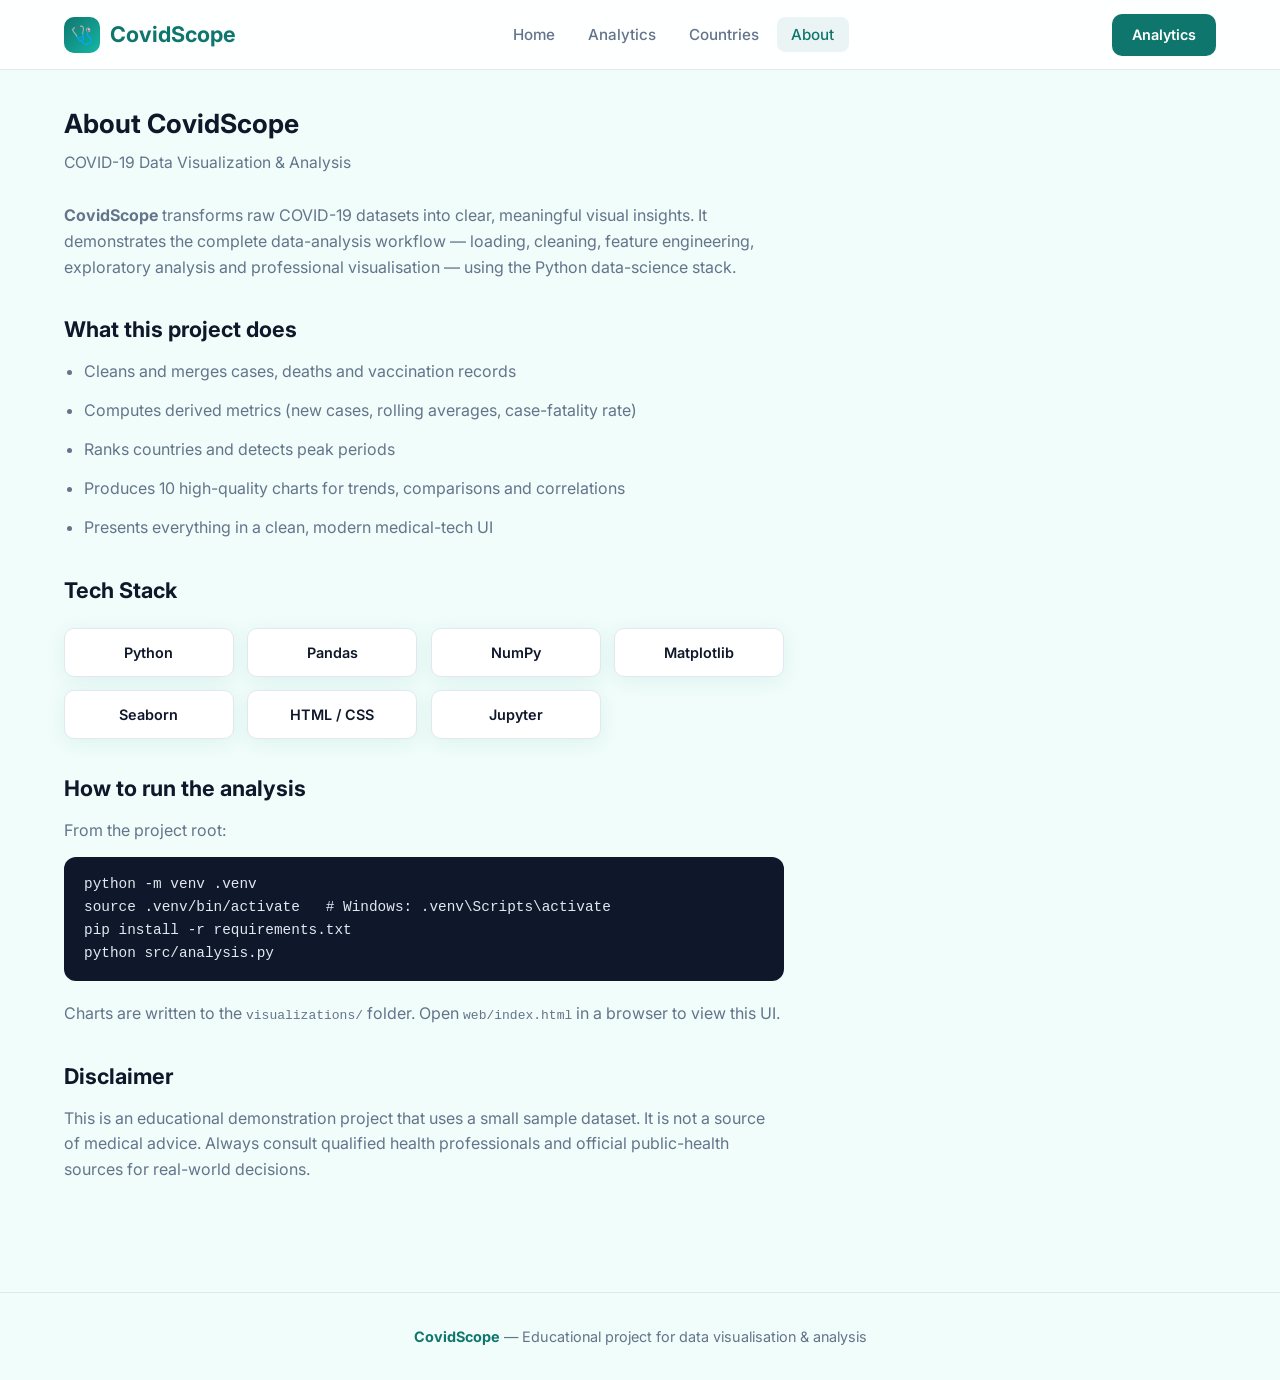
<file: web/about.html>
<!DOCTYPE html>
<html lang="en">
<head>
  <meta charset="UTF-8" />
  <meta name="viewport" content="width=device-width, initial-scale=1.0" />
  <title>About — CovidScope</title>
  <link rel="preconnect" href="https://fonts.googleapis.com" />
  <link rel="preconnect" href="https://fonts.gstatic.com" crossorigin />
  <link href="https://fonts.googleapis.com/css2?family=Inter:wght@400;500;600;700;800&display=swap" rel="stylesheet" />
  <link rel="stylesheet" href="css/style.css" />
  <style>
    .about-content {
      max-width: 720px;
    }
    .about-content h2 {
      margin-top: 2rem;
      margin-bottom: 0.75rem;
      font-size: 1.35rem;
    }
    .about-content p, .about-content li {
      color: var(--text-muted);
      margin-bottom: 0.85rem;
    }
    .about-content ul {
      padding-left: 1.25rem;
      margin-bottom: 1.25rem;
    }
    .tech-grid {
      display: grid;
      grid-template-columns: repeat(auto-fill, minmax(140px, 1fr));
      gap: 0.85rem;
      margin: 1.25rem 0 2rem;
    }
    .tech-pill {
      background: var(--card);
      border: 1px solid var(--border);
      border-radius: 10px;
      padding: 0.75rem 1rem;
      text-align: center;
      font-weight: 600;
      font-size: 0.9rem;
      box-shadow: var(--shadow);
    }
  </style>
</head>
<body>

  <nav class="navbar">
    <div class="nav-inner">
      <a href="index.html" class="logo">
        <span class="logo-icon">🩺</span>
        CovidScope
      </a>
      <button class="menu-toggle" id="menuToggle" aria-label="Toggle menu">☰</button>
      <ul class="nav-links" id="navLinks">
        <li><a href="index.html">Home</a></li>
        <li><a href="analytics.html">Analytics</a></li>
        <li><a href="countries.html">Countries</a></li>
        <li><a href="about.html" class="active">About</a></li>
      </ul>
      <div class="nav-cta">
        <a href="analytics.html" class="btn btn-primary">Analytics</a>
      </div>
    </div>
  </nav>

  <section class="section" style="padding-top: 2rem;">
    <div class="section-header">
      <h2>About CovidScope</h2>
      <p>COVID-19 Data Visualization &amp; Analysis</p>
    </div>

    <div class="about-content">
      <p>
        <strong>CovidScope</strong> transforms raw COVID-19 datasets into clear,
        meaningful visual insights. It demonstrates the complete data-analysis
        workflow — loading, cleaning, feature engineering, exploratory analysis
        and professional visualisation — using the Python data-science stack.
      </p>

      <h2>What this project does</h2>
      <ul>
        <li>Cleans and merges cases, deaths and vaccination records</li>
        <li>Computes derived metrics (new cases, rolling averages, case-fatality rate)</li>
        <li>Ranks countries and detects peak periods</li>
        <li>Produces 10 high-quality charts for trends, comparisons and correlations</li>
        <li>Presents everything in a clean, modern medical-tech UI</li>
      </ul>

      <h2>Tech Stack</h2>
      <div class="tech-grid">
        <div class="tech-pill">Python</div>
        <div class="tech-pill">Pandas</div>
        <div class="tech-pill">NumPy</div>
        <div class="tech-pill">Matplotlib</div>
        <div class="tech-pill">Seaborn</div>
        <div class="tech-pill">HTML / CSS</div>
        <div class="tech-pill">Jupyter</div>
      </div>

      <h2>How to run the analysis</h2>
      <p>
        From the project root:
      </p>
      <pre style="background:#0F172A;color:#E2E8F0;padding:1rem 1.25rem;border-radius:12px;overflow-x:auto;font-size:0.9rem;margin-bottom:1.25rem;">python -m venv .venv
source .venv/bin/activate   # Windows: .venv\Scripts\activate
pip install -r requirements.txt
python src/analysis.py</pre>
      <p>
        Charts are written to the <code>visualizations/</code> folder.
        Open <code>web/index.html</code> in a browser to view this UI.
      </p>

      <h2>Disclaimer</h2>
      <p>
        This is an educational demonstration project that uses a small sample
        dataset. It is not a source of medical advice. Always consult qualified
        health professionals and official public-health sources for real-world
        decisions.
      </p>
    </div>
  </section>

  <footer class="footer">
    <p><strong>CovidScope</strong> — Educational project for data visualisation &amp; analysis</p>
  </footer>

  <script src="js/main.js"></script>
</body>
</html>
</file>
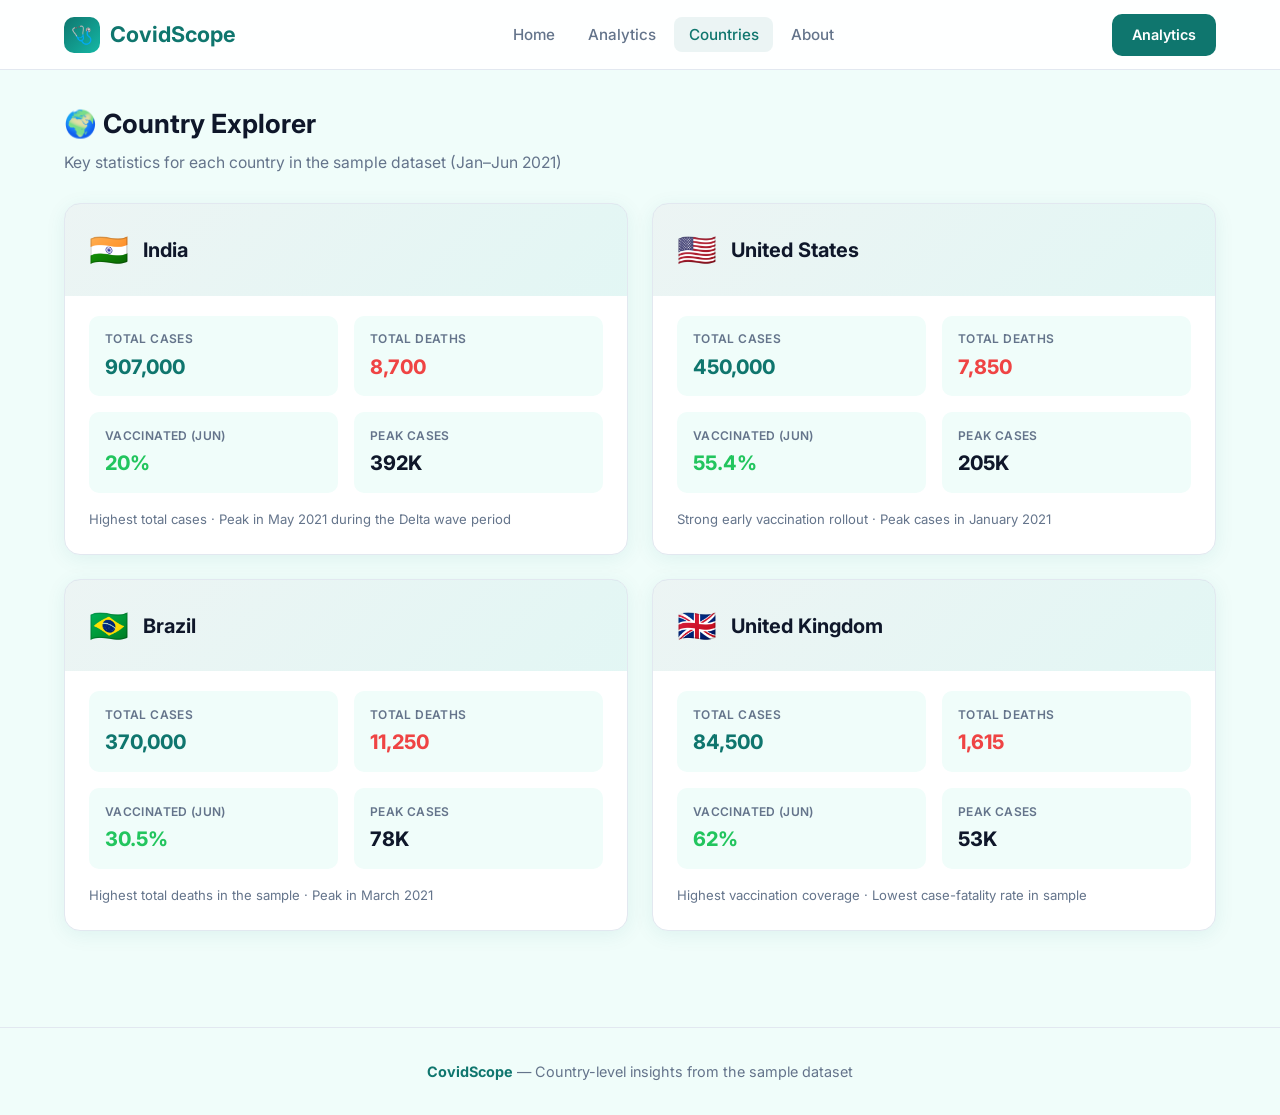
<file: web/countries.html>
<!DOCTYPE html>
<html lang="en">
<head>
  <meta charset="UTF-8" />
  <meta name="viewport" content="width=device-width, initial-scale=1.0" />
  <title>Countries — CovidScope</title>
  <link rel="preconnect" href="https://fonts.googleapis.com" />
  <link rel="preconnect" href="https://fonts.gstatic.com" crossorigin />
  <link href="https://fonts.googleapis.com/css2?family=Inter:wght@400;500;600;700;800&display=swap" rel="stylesheet" />
  <link rel="stylesheet" href="css/style.css" />
  <style>
    .country-grid {
      display: grid;
      grid-template-columns: repeat(2, 1fr);
      gap: 1.5rem;
    }
    .country-card {
      background: var(--card);
      border-radius: var(--radius);
      box-shadow: var(--shadow);
      border: 1px solid var(--border);
      overflow: hidden;
      transition: transform var(--transition), box-shadow var(--transition);
    }
    .country-card:hover {
      transform: translateY(-4px);
      box-shadow: var(--shadow-hover);
    }
    .country-card-header {
      padding: 1.25rem 1.5rem;
      background: linear-gradient(135deg, rgba(15,118,110,0.08), rgba(20,184,166,0.12));
      display: flex;
      align-items: center;
      gap: 0.85rem;
    }
    .flag {
      font-size: 2rem;
    }
    .country-card-header h3 {
      font-size: 1.25rem;
      font-weight: 700;
    }
    .country-card-body {
      padding: 1.25rem 1.5rem 1.5rem;
    }
    .metric-row {
      display: grid;
      grid-template-columns: 1fr 1fr;
      gap: 1rem;
      margin-bottom: 1rem;
    }
    .metric {
      background: var(--bg);
      border-radius: var(--radius-sm);
      padding: 0.85rem 1rem;
    }
    .metric .m-label {
      font-size: 0.75rem;
      font-weight: 600;
      text-transform: uppercase;
      letter-spacing: 0.03em;
      color: var(--text-muted);
    }
    .metric .m-value {
      font-size: 1.25rem;
      font-weight: 750;
      color: var(--text);
      margin-top: 0.15rem;
    }
    .metric.highlight .m-value { color: var(--primary); }
    .metric.danger .m-value { color: var(--danger); }
    .metric.success .m-value { color: var(--success); }
    .note {
      font-size: 0.82rem;
      color: var(--text-muted);
      margin-top: 0.5rem;
    }
    @media (max-width: 720px) {
      .country-grid { grid-template-columns: 1fr; }
    }
  </style>
</head>
<body>

  <nav class="navbar">
    <div class="nav-inner">
      <a href="index.html" class="logo">
        <span class="logo-icon">🩺</span>
        CovidScope
      </a>
      <button class="menu-toggle" id="menuToggle" aria-label="Toggle menu">☰</button>
      <ul class="nav-links" id="navLinks">
        <li><a href="index.html">Home</a></li>
        <li><a href="analytics.html">Analytics</a></li>
        <li><a href="countries.html" class="active">Countries</a></li>
        <li><a href="about.html">About</a></li>
      </ul>
      <div class="nav-cta">
        <a href="analytics.html" class="btn btn-primary">Analytics</a>
      </div>
    </div>
  </nav>

  <section class="section" style="padding-top: 2rem;">
    <div class="section-header">
      <h2>🌍 Country Explorer</h2>
      <p>Key statistics for each country in the sample dataset (Jan–Jun 2021)</p>
    </div>

    <div class="country-grid">
      <!-- India -->
      <div class="country-card">
        <div class="country-card-header">
          <span class="flag">🇮🇳</span>
          <h3>India</h3>
        </div>
        <div class="country-card-body">
          <div class="metric-row">
            <div class="metric highlight">
              <div class="m-label">Total Cases</div>
              <div class="m-value">907,000</div>
            </div>
            <div class="metric danger">
              <div class="m-label">Total Deaths</div>
              <div class="m-value">8,700</div>
            </div>
            <div class="metric success">
              <div class="m-label">Vaccinated (Jun)</div>
              <div class="m-value">20%</div>
            </div>
            <div class="metric">
              <div class="m-label">Peak Cases</div>
              <div class="m-value">392K</div>
            </div>
          </div>
          <p class="note">Highest total cases · Peak in May 2021 during the Delta wave period</p>
        </div>
      </div>

      <!-- United States -->
      <div class="country-card">
        <div class="country-card-header">
          <span class="flag">🇺🇸</span>
          <h3>United States</h3>
        </div>
        <div class="country-card-body">
          <div class="metric-row">
            <div class="metric highlight">
              <div class="m-label">Total Cases</div>
              <div class="m-value">450,000</div>
            </div>
            <div class="metric danger">
              <div class="m-label">Total Deaths</div>
              <div class="m-value">7,850</div>
            </div>
            <div class="metric success">
              <div class="m-label">Vaccinated (Jun)</div>
              <div class="m-value">55.4%</div>
            </div>
            <div class="metric">
              <div class="m-label">Peak Cases</div>
              <div class="m-value">205K</div>
            </div>
          </div>
          <p class="note">Strong early vaccination rollout · Peak cases in January 2021</p>
        </div>
      </div>

      <!-- Brazil -->
      <div class="country-card">
        <div class="country-card-header">
          <span class="flag">🇧🇷</span>
          <h3>Brazil</h3>
        </div>
        <div class="country-card-body">
          <div class="metric-row">
            <div class="metric highlight">
              <div class="m-label">Total Cases</div>
              <div class="m-value">370,000</div>
            </div>
            <div class="metric danger">
              <div class="m-label">Total Deaths</div>
              <div class="m-value">11,250</div>
            </div>
            <div class="metric success">
              <div class="m-label">Vaccinated (Jun)</div>
              <div class="m-value">30.5%</div>
            </div>
            <div class="metric">
              <div class="m-label">Peak Cases</div>
              <div class="m-value">78K</div>
            </div>
          </div>
          <p class="note">Highest total deaths in the sample · Peak in March 2021</p>
        </div>
      </div>

      <!-- United Kingdom -->
      <div class="country-card">
        <div class="country-card-header">
          <span class="flag">🇬🇧</span>
          <h3>United Kingdom</h3>
        </div>
        <div class="country-card-body">
          <div class="metric-row">
            <div class="metric highlight">
              <div class="m-label">Total Cases</div>
              <div class="m-value">84,500</div>
            </div>
            <div class="metric danger">
              <div class="m-label">Total Deaths</div>
              <div class="m-value">1,615</div>
            </div>
            <div class="metric success">
              <div class="m-label">Vaccinated (Jun)</div>
              <div class="m-value">62%</div>
            </div>
            <div class="metric">
              <div class="m-label">Peak Cases</div>
              <div class="m-value">53K</div>
            </div>
          </div>
          <p class="note">Highest vaccination coverage · Lowest case-fatality rate in sample</p>
        </div>
      </div>
    </div>
  </section>

  <footer class="footer">
    <p><strong>CovidScope</strong> — Country-level insights from the sample dataset</p>
  </footer>

  <script src="js/main.js"></script>
</body>
</html>
</file>
<file: web/css/style.css>
/* ============================================================
   CovidScope — Modern Medical-Tech UI
   ============================================================ */

:root {
  /* Color palette */
  --primary: #0F766E;
  --primary-dark: #0d5f59;
  --secondary: #14B8A6;
  --bg: #F0FDFA;
  --card: #FFFFFF;
  --text: #0F172A;
  --text-muted: #64748B;
  --warning: #F59E0B;
  --danger: #EF4444;
  --success: #22C55E;
  --ai: #6366F1;
  --border: #E2E8F0;
  --shadow: 0 4px 20px rgba(15, 118, 110, 0.08);
  --shadow-hover: 0 8px 30px rgba(15, 118, 110, 0.15);
  --radius: 16px;
  --radius-sm: 10px;
  --transition: 0.25s ease;
}

*,
*::before,
*::after {
  box-sizing: border-box;
  margin: 0;
  padding: 0;
}

html {
  scroll-behavior: smooth;
}

body {
  font-family: "Inter", "Segoe UI", system-ui, -apple-system, sans-serif;
  background: var(--bg);
  color: var(--text);
  line-height: 1.6;
  min-height: 100vh;
}

img {
  max-width: 100%;
  height: auto;
  display: block;
}

a {
  color: var(--primary);
  text-decoration: none;
  transition: color var(--transition);
}
a:hover {
  color: var(--secondary);
}

/* ---------- Navbar ---------- */
.navbar {
  position: sticky;
  top: 0;
  z-index: 100;
  background: rgba(255, 255, 255, 0.92);
  backdrop-filter: blur(12px);
  border-bottom: 1px solid var(--border);
  padding: 0.85rem 0;
}

.nav-inner {
  max-width: 1200px;
  margin: 0 auto;
  padding: 0 1.5rem;
  display: flex;
  align-items: center;
  justify-content: space-between;
  gap: 1rem;
}

.logo {
  display: flex;
  align-items: center;
  gap: 0.6rem;
  font-weight: 700;
  font-size: 1.35rem;
  color: var(--primary);
}

.logo-icon {
  width: 36px;
  height: 36px;
  background: linear-gradient(135deg, var(--primary), var(--secondary));
  border-radius: 10px;
  display: grid;
  place-items: center;
  color: white;
  font-size: 1.1rem;
}

.nav-links {
  display: flex;
  align-items: center;
  gap: 0.25rem;
  list-style: none;
}

.nav-links a {
  padding: 0.5rem 0.9rem;
  border-radius: 8px;
  color: var(--text-muted);
  font-weight: 500;
  font-size: 0.95rem;
}
.nav-links a:hover,
.nav-links a.active {
  color: var(--primary);
  background: rgba(15, 118, 110, 0.08);
}

.nav-cta {
  display: flex;
  gap: 0.6rem;
}

.btn {
  display: inline-flex;
  align-items: center;
  justify-content: center;
  gap: 0.4rem;
  padding: 0.6rem 1.25rem;
  border-radius: 10px;
  font-weight: 600;
  font-size: 0.9rem;
  border: none;
  cursor: pointer;
  transition: all var(--transition);
}

.btn-primary {
  background: var(--primary);
  color: white;
}
.btn-primary:hover {
  background: var(--primary-dark);
  color: white;
  transform: translateY(-1px);
  box-shadow: var(--shadow);
}

.btn-outline {
  background: transparent;
  color: var(--primary);
  border: 1.5px solid var(--primary);
}
.btn-outline:hover {
  background: rgba(15, 118, 110, 0.08);
}

.btn-secondary {
  background: var(--secondary);
  color: white;
}
.btn-secondary:hover {
  background: #0d9488;
  color: white;
}

/* Mobile menu toggle */
.menu-toggle {
  display: none;
  background: none;
  border: none;
  font-size: 1.5rem;
  color: var(--text);
  cursor: pointer;
}

/* ---------- Hero ---------- */
.hero {
  max-width: 1200px;
  margin: 0 auto;
  padding: 3.5rem 1.5rem 2.5rem;
  display: grid;
  grid-template-columns: 1.1fr 0.9fr;
  gap: 3rem;
  align-items: center;
}

.hero-content h1 {
  font-size: clamp(2rem, 4vw, 2.85rem);
  line-height: 1.2;
  font-weight: 800;
  color: var(--text);
  margin-bottom: 1rem;
}

.hero-content h1 span {
  color: var(--primary);
}

.hero-content p {
  font-size: 1.1rem;
  color: var(--text-muted);
  margin-bottom: 1.75rem;
  max-width: 480px;
}

.hero-actions {
  display: flex;
  flex-wrap: wrap;
  gap: 0.85rem;
}

.hero-visual {
  background: linear-gradient(145deg, #ccfbf1 0%, #99f6e4 50%, #5eead4 100%);
  border-radius: 24px;
  padding: 2.5rem;
  display: grid;
  place-items: center;
  min-height: 280px;
  position: relative;
  overflow: hidden;
}

.hero-visual::before {
  content: "";
  position: absolute;
  width: 200px;
  height: 200px;
  background: rgba(255, 255, 255, 0.25);
  border-radius: 50%;
  top: -40px;
  right: -40px;
}

.hero-emoji {
  font-size: 5rem;
  filter: drop-shadow(0 8px 16px rgba(15, 118, 110, 0.25));
  z-index: 1;
}

/* ---------- Section common ---------- */
.section {
  max-width: 1200px;
  margin: 0 auto;
  padding: 2.5rem 1.5rem;
}

.section-header {
  margin-bottom: 1.75rem;
}

.section-header h2 {
  font-size: 1.65rem;
  font-weight: 700;
  color: var(--text);
  margin-bottom: 0.35rem;
}

.section-header p {
  color: var(--text-muted);
  font-size: 0.98rem;
}

/* ---------- Stats cards ---------- */
.stats-grid {
  display: grid;
  grid-template-columns: repeat(4, 1fr);
  gap: 1.25rem;
  margin-bottom: 2.5rem;
}

.stat-card {
  background: var(--card);
  border-radius: var(--radius);
  padding: 1.4rem 1.5rem;
  box-shadow: var(--shadow);
  border: 1px solid var(--border);
  transition: transform var(--transition), box-shadow var(--transition);
}

.stat-card:hover {
  transform: translateY(-3px);
  box-shadow: var(--shadow-hover);
}

.stat-card .label {
  font-size: 0.82rem;
  font-weight: 600;
  text-transform: uppercase;
  letter-spacing: 0.04em;
  color: var(--text-muted);
  margin-bottom: 0.4rem;
}

.stat-card .value {
  font-size: 1.7rem;
  font-weight: 800;
  color: var(--text);
  line-height: 1.2;
}

.stat-card .sub {
  font-size: 0.8rem;
  color: var(--text-muted);
  margin-top: 0.25rem;
}

.stat-card.cases .value { color: var(--primary); }
.stat-card.deaths .value { color: var(--danger); }
.stat-card.vaccinated .value { color: var(--success); }
.stat-card.countries .value { color: var(--ai); }

/* ---------- Chart cards ---------- */
.charts-grid {
  display: grid;
  grid-template-columns: repeat(2, 1fr);
  gap: 1.5rem;
}

.chart-card {
  background: var(--card);
  border-radius: var(--radius);
  box-shadow: var(--shadow);
  border: 1px solid var(--border);
  overflow: hidden;
  transition: box-shadow var(--transition);
}

.chart-card:hover {
  box-shadow: var(--shadow-hover);
}

.chart-card.full {
  grid-column: 1 / -1;
}

.chart-header {
  padding: 1.1rem 1.4rem 0.6rem;
  display: flex;
  align-items: center;
  justify-content: space-between;
  gap: 0.75rem;
}

.chart-header h3 {
  font-size: 1.05rem;
  font-weight: 650;
  color: var(--text);
}

.chart-badge {
  font-size: 0.72rem;
  font-weight: 600;
  padding: 0.25rem 0.6rem;
  border-radius: 20px;
  background: rgba(15, 118, 110, 0.1);
  color: var(--primary);
}

.chart-body {
  padding: 0.5rem 1rem 1.2rem;
}

.chart-body img {
  width: 100%;
  border-radius: var(--radius-sm);
  border: 1px solid var(--border);
}

/* ---------- Insights / Ranking ---------- */
.insights-grid {
  display: grid;
  grid-template-columns: 1fr 1fr;
  gap: 1.5rem;
  margin-top: 2rem;
}

.insight-card {
  background: var(--card);
  border-radius: var(--radius);
  padding: 1.5rem;
  box-shadow: var(--shadow);
  border: 1px solid var(--border);
}

.insight-card h3 {
  font-size: 1.1rem;
  margin-bottom: 1rem;
  display: flex;
  align-items: center;
  gap: 0.5rem;
}

.rank-list {
  list-style: none;
}

.rank-list li {
  display: flex;
  align-items: center;
  justify-content: space-between;
  padding: 0.7rem 0;
  border-bottom: 1px solid var(--border);
  font-size: 0.95rem;
}

.rank-list li:last-child {
  border-bottom: none;
}

.rank-num {
  width: 28px;
  height: 28px;
  border-radius: 8px;
  background: rgba(15, 118, 110, 0.12);
  color: var(--primary);
  font-weight: 700;
  font-size: 0.85rem;
  display: grid;
  place-items: center;
  margin-right: 0.75rem;
  flex-shrink: 0;
}

.rank-list li > span:first-of-type {
  display: flex;
  align-items: center;
  flex: 1;
}

.rank-value {
  font-weight: 650;
  color: var(--text);
}

.peak-item {
  padding: 0.85rem 0;
  border-bottom: 1px solid var(--border);
}
.peak-item:last-child {
  border-bottom: none;
}
.peak-item strong {
  color: var(--primary);
}
.peak-item .meta {
  font-size: 0.85rem;
  color: var(--text-muted);
  margin-top: 0.15rem;
}

/* ---------- Health / About strip ---------- */
.info-strip {
  background: linear-gradient(135deg, var(--primary) 0%, #0d9488 100%);
  color: white;
  border-radius: var(--radius);
  padding: 2rem 2.25rem;
  margin-top: 2.5rem;
  display: grid;
  grid-template-columns: 1fr auto;
  gap: 1.5rem;
  align-items: center;
}

.info-strip h3 {
  font-size: 1.25rem;
  margin-bottom: 0.4rem;
}

.info-strip p {
  opacity: 0.92;
  font-size: 0.95rem;
  max-width: 560px;
}

/* ---------- Footer ---------- */
.footer {
  margin-top: 3.5rem;
  padding: 2rem 1.5rem;
  border-top: 1px solid var(--border);
  text-align: center;
  color: var(--text-muted);
  font-size: 0.9rem;
}

.footer strong {
  color: var(--primary);
}

/* ---------- Responsive ---------- */
@media (max-width: 960px) {
  .stats-grid {
    grid-template-columns: repeat(2, 1fr);
  }
  .charts-grid {
    grid-template-columns: 1fr;
  }
  .insights-grid {
    grid-template-columns: 1fr;
  }
  .hero {
    grid-template-columns: 1fr;
    text-align: center;
  }
  .hero-content p {
    margin-left: auto;
    margin-right: auto;
  }
  .hero-actions {
    justify-content: center;
  }
}

@media (max-width: 680px) {
  .nav-links,
  .nav-cta {
    display: none;
  }
  .menu-toggle {
    display: block;
  }
  .stats-grid {
    grid-template-columns: 1fr;
  }
  .info-strip {
    grid-template-columns: 1fr;
    text-align: center;
  }
  .hero {
    padding-top: 2rem;
  }
}

/* Mobile nav open state */
.nav-links.open {
  display: flex;
  flex-direction: column;
  position: absolute;
  top: 100%;
  left: 0;
  right: 0;
  background: white;
  padding: 1rem;
  border-bottom: 1px solid var(--border);
  box-shadow: var(--shadow);
}

/* Chart.js canvas containers */
.chart-wrap {
  position: relative;
  width: 100%;
  min-height: 260px;
  padding: 0.25rem 0;
}

.chart-wrap canvas {
  width: 100% !important;
}
</file>
